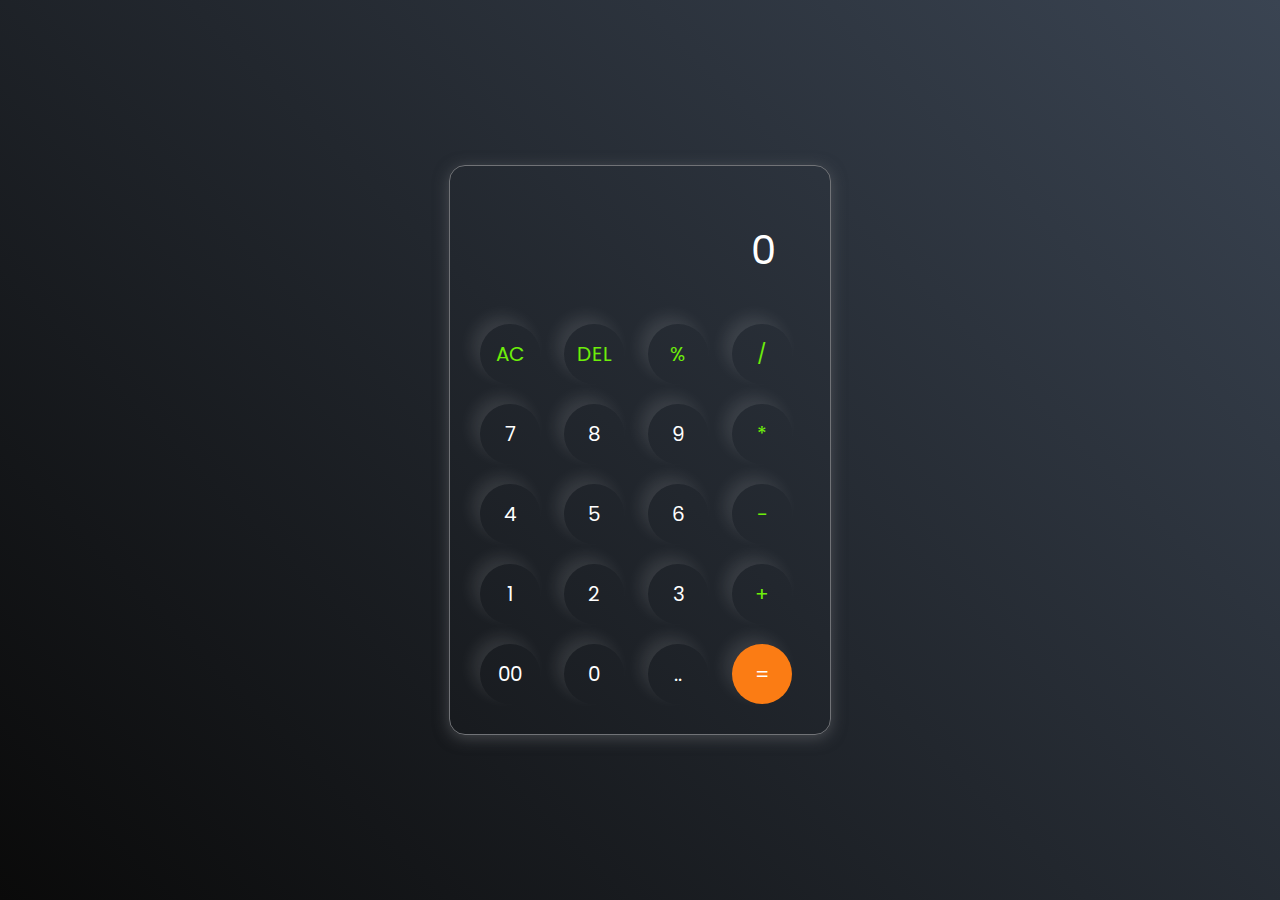
<file: Task 2/index.html>
<!DOCTYPE html>
<html lang="en">
  <head>
    <meta charset="UTF-8" />
    <meta http-equiv="X-UA-Compatible" content="IE=edge" />
    <meta name="viewport" content="width=device-width, initial-scale=1.0" />
    <link rel="stylesheet" href="style.css" />
    <title>Calculator </title>
  </head>
  <body>
    <div class="container">
      <div class="calculator">
        <input type="text" id="inputBox" placeholder="0" />
        <div>
          <button class="button operator">AC</button>
          <button class="button operator">DEL</button>
          <button class="button operator">%</button>
          <button class="button operator">/</button>
        </div>
        <div>
          <button class="button">7</button>
          <button class="button">8</button>
          <button class="button">9</button>
          <button class="button operator">*</button>
        </div>
        <div>
          <button class="button">4</button>
          <button class="button">5</button>
          <button class="button">6</button>
          <button class="button operator">-</button>
        </div>
        <div>
          <button class="button">1</button>
          <button class="button">2</button>
          <button class="button">3</button>
          <button class="button operator">+</button>
        </div>

        <div>
          <button class="button">00</button>
          <button class="button">0</button>
          <button class="button">.. </button>
          <button class="button equalBtn">=</button>
        </div>
      </div>
    </div>

    <script src="scriipt.js"></script>
  </body>
</html>
</file>
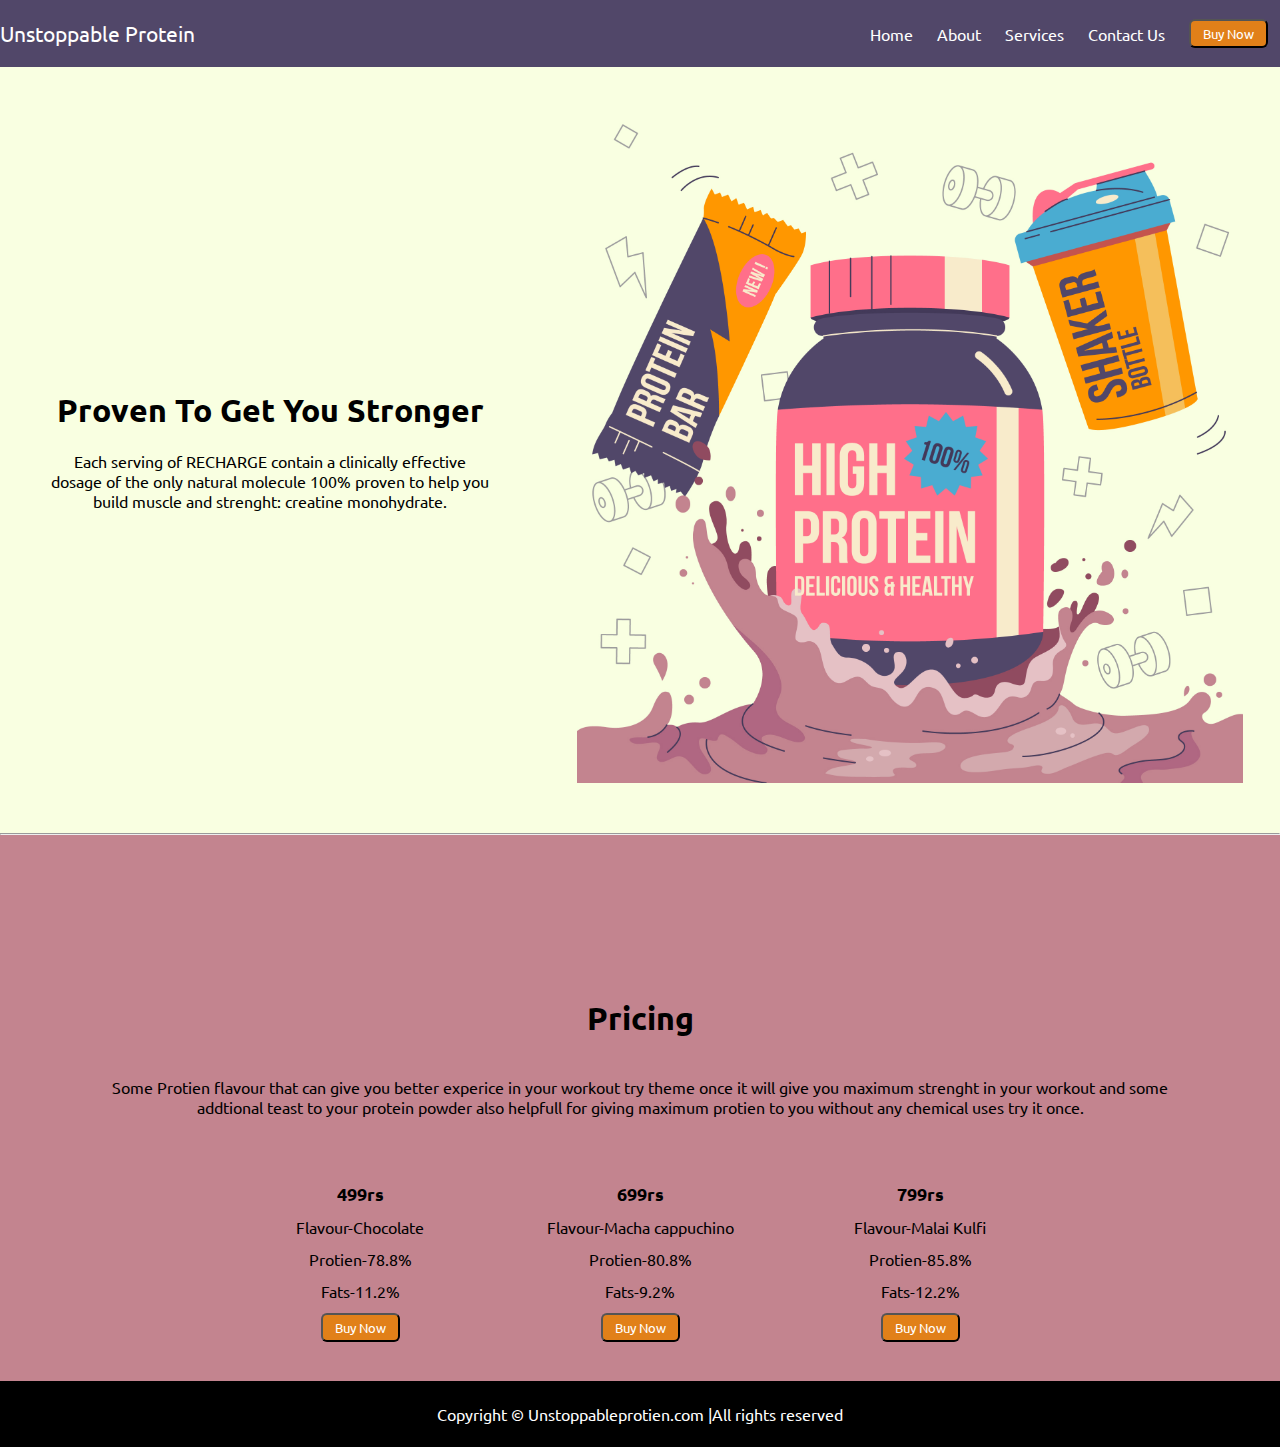
<file: Task1/index.html>
<!DOCTYPE html>
<html lang="en">
<head>
    <meta charset="UTF-8">
    <meta name="viewport" content="width=device-width, initial-scale=1.0">
    <title>Unstoppable Protein- The Best Protien</title>
    <link rel="stylesheet" href="style.css">
    <link rel="stylesheet" href="utils.css">
</head>
<body>
     <div class="container ex-auto  ">
        
        <header>
            <nav class="flex flex-wrapping justify-between container background-colour ">
                <div class="logo font bold flex item-centre text-blue">Unstoppable Protein</div>
                <ul class="navbar flex item-centre container text-blue ">
                    <li>Home</li>
                    <li>About</li>
                    <li>Services</li>
                    <li>Contact Us </li>
                    <li ><button class="btn container">Buy Now</button></li>
                </ul>
            </nav>
            <section></section>
        
        </header>
        <main class="min-h-screen  ">
            <section class="section1 container bg-red">
                <div class="flex container">
                <div class="topleft flex  flex-col justify-center px-2 flex-wrapping container">
                    <h1 class="my-1 text-center container">Proven To Get You Stronger </h1>
                    <p class="text-center container para">Each serving of RECHARGE contain a clinically effective dosage of the only natural molecule 100% proven to help you build muscle and strenght: creatine monohydrate.</p>
                </div>
                <div class="topright justify-center flex-wrapping container">
                    <img class="gymimg container" src="8414523.jpg" alt="">
                </div>
                </div>
            </section>
            <hr>
            <section class="section2 container bg-red1">
                <h1 class="text-center my2 container">Pricing</h1>
                <p class="my1 container ">Some Protien flavour that can give you better experice in your workout try theme once it will give you maximum strenght in your workout and some addtional teast to your protein powder also helpfull for giving maximum protien to you without any chemical uses try it once. </p>
                <div class="boxes flex justify-center container">
                    <div class="box container">
                        <h2 class="highlighted container">499rs</h2>
                        <ul>
                            <li >Flavour-Chocolate</li>
                            <li>Protien-78.8%</li>
                            <li>Fats-11.2%</li>
                            <li><button class="btn container">Buy Now</button></li>
                        </ul>
                        </div>
                        <div class="box container">
                        <h2 class="highlighted container">699rs</h2>
                        <ul>
                            <li>Flavour-Macha cappuchino</li>
                            <li>Protien-80.8%</li>
                            <li>Fats-9.2%</li>
                            <li><button class="btn container">Buy Now</button></li>
                        </ul>
                        </div>
                        <div class="box container">
                        <h2 class="highlighted container">799rs</h2>
                        <ul>
                            <li>Flavour-Malai Kulfi</li>
                            <li>Protien-85.8%</li>
                            <li>Fats-12.2%</li>
                            <li><button class="btn container">Buy Now</button></li>
                        </ul>
                    </div>
               
            </section>
           
        </main>
        <footer class="bg-footer r">Copyright &copy; Unstoppableprotien.com |All rights reserved </footer>
     </div>
    
</body>
</html>
</file>
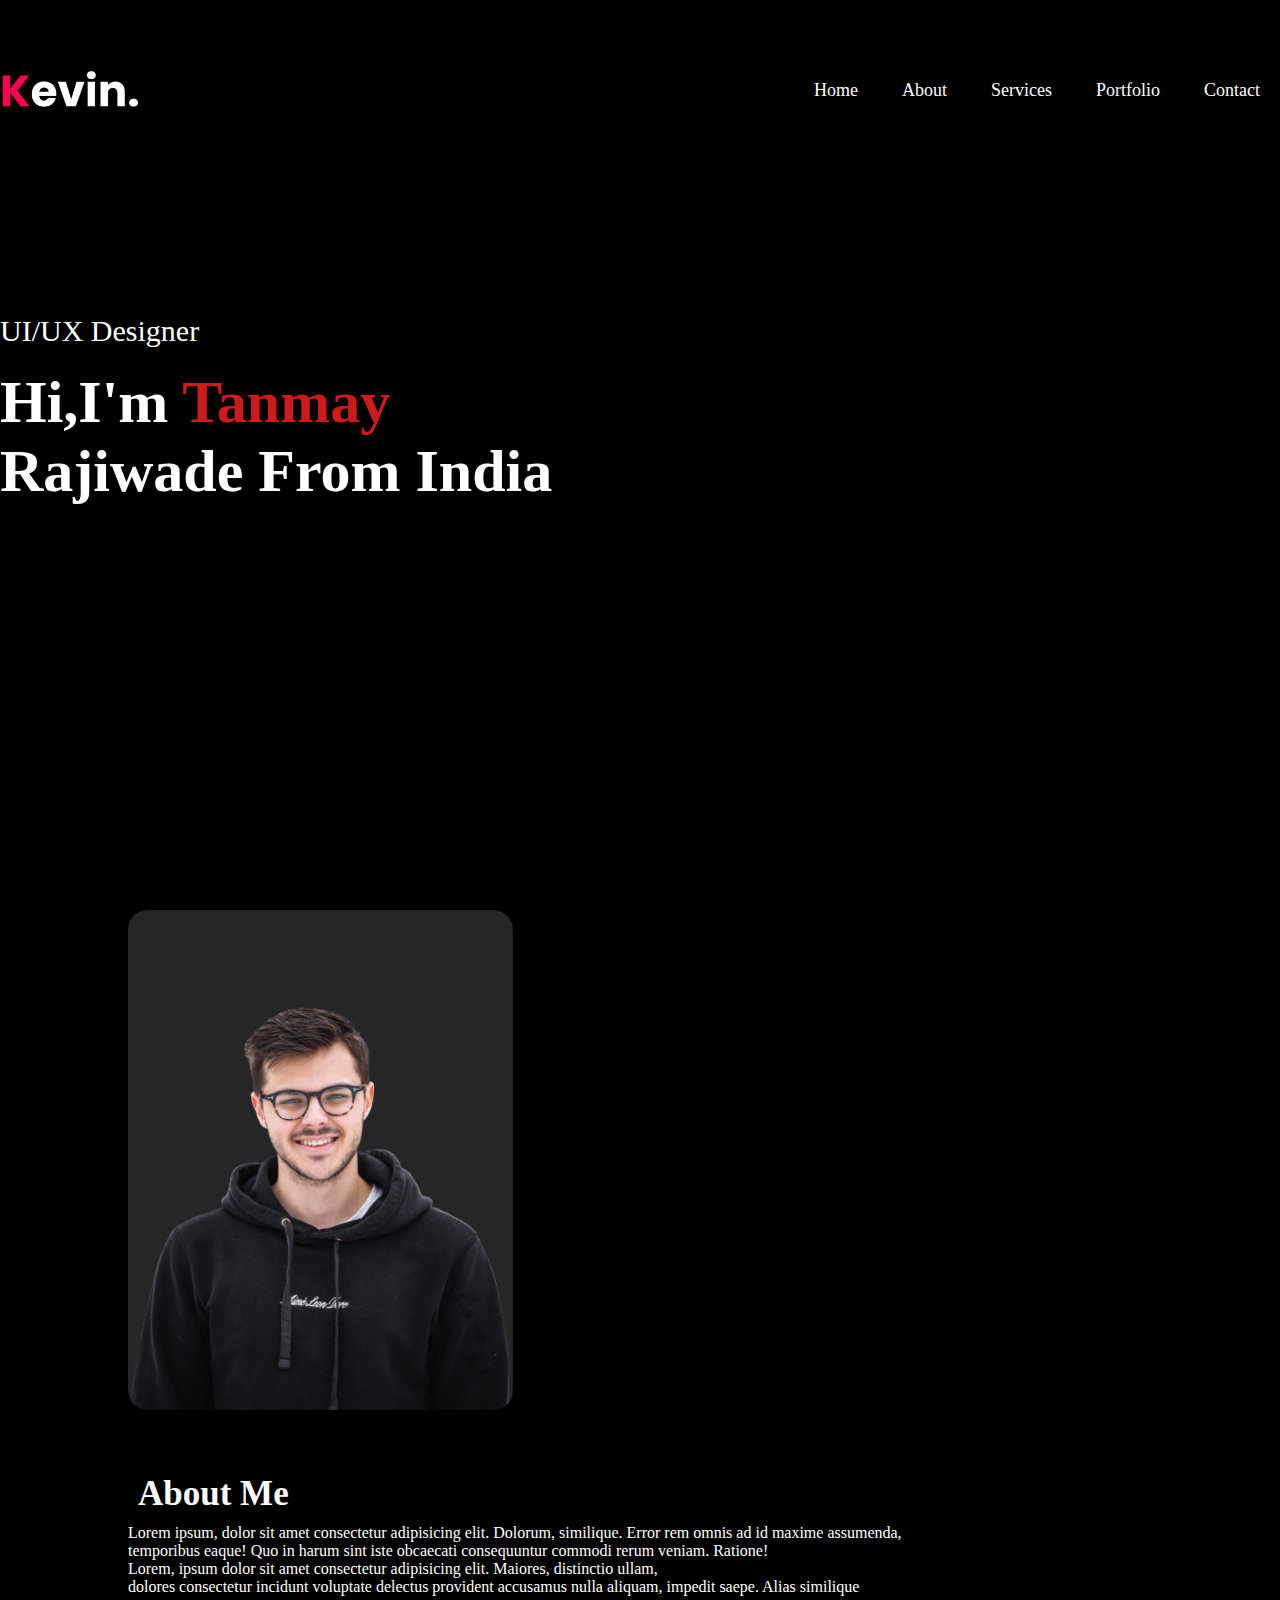
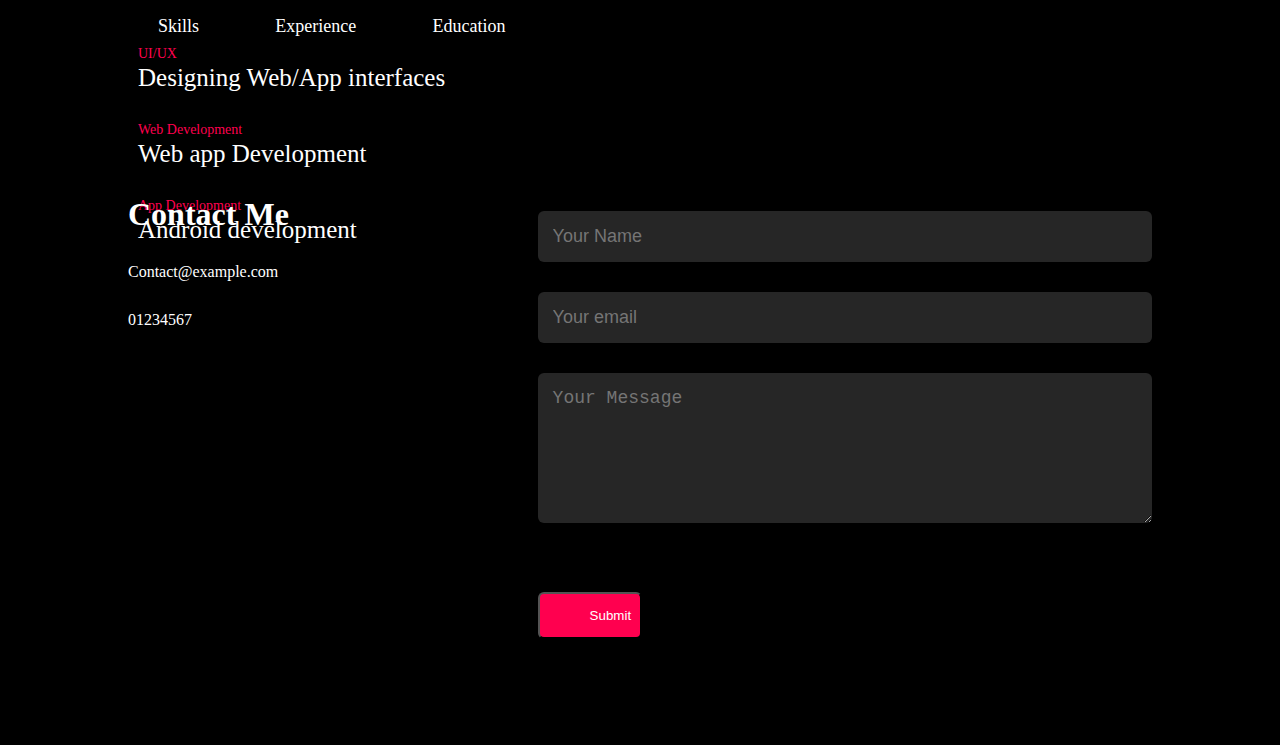
<file: task 3/main.html>
<!DOCTYPE html>
<html lang="en">
<head>
    <meta charset="UTF-8">
    <meta name="viewport" content="width=device-width, initial-scale=1.0">
    <title>Personal Portfolio</title>
    <link rel="stylesheet" href="style.css">
</head>
<body>
   <div
   id="header">
      
            <div  class="container"></div>
            <nav >
                <img src="logo.png" class="logo">
          <ul>
            <li><a href="#">Home</a></li>
            <li><a href="#">About</a></li>
            <li><a href="#">Services</a></li>
            <li><a href="#">Portfolio</a></li>
            <li><a href="#">Contact</a></li>
          </ul>
        </nav>
        <div class="header-text">
<p>UI/UX Designer</p>
<h1>Hi,I'm <span>Tanmay</span> <br>Rajiwade From India</br> </h1>
        </div>
        </div>
    </div>
</div>
<div class="container row ">
    <section class="left-section">
        <img src="user.png" alt="" class="img">
      
    </section>

    <section class="right-section">
        <h1 >About Me</h1>
        <p >Lorem ipsum, dolor sit amet consectetur adipisicing elit. Dolorum, similique. Error rem omnis ad id maxime assumenda, <br>temporibus eaque! Quo in harum sint iste obcaecati consequuntur commodi rerum veniam. Ratione!</br>Lorem, ipsum dolor sit amet consectetur adipisicing elit. Maiores, distinctio ullam,<br> dolores consectetur incidunt voluptate delectus provident accusamus nulla aliquam, impedit saepe. Alias similique </p>
        <ul >
            <li class="tab-links active-links" onclick="opentab(Skills)"><a href="#">Skills</a></li>
            <li class="tab-links active-links"onclick="opentab(Experience)"><a href="#">Experience</a></li>
            <li class="tab-links active-links" onclick="opentab(Education)"><a href="#">Education</a></li>
            
          </ul>
          <div class="tab-contents active-tab" id="Skils">
            <ul>
                <li><span>UI/UX</span><br>Designing Web/App interfaces</li>
                <br>
                <li><span>Web Development</span><br>Web app Development</li>
                <br>
                <li><span>App Development</span><br>Android development</li>
            </ul>
          </div>
            <div class="tab-contents  " id="Experience" >
          <ul>
            <li><span>2023-Current</span><br>WEB Developer</li>
            <br>
            <li><span>2022-23<span><br>Working on Website</li>
            <br>
            <li><span>2021-22</span><br>Web Project</li>
        </ul>
        </div>
        <div class="tab-contents  " id="Education" >
      <ul>
        <li><span>2023-Current</span><br> Dr.D.Y.Patil</li>
        <br>
        <li><span>2020</span><br>Hsc From Ashok collage Pune</li>
        <br>
        <li><span>2018</span><br>Ssc From Waghire highschool saswad</li>
    </ul>
  </div>

    </section>

    

</div >
<div id="contact" class="margin">
  <div class="container">
    <div class="row">
      <div class="contact-left">
        <h1 class="sub-title">Contact Me</h1>
        <p>Contact@example.com</p>
        <p>01234567</p>
      </div>
      <div class="contact-right">
        <form action="">
          <input type="text" name="name" placeholder="Your Name" required> 
          <input type="Email" name="email"placeholder="Your email" required>
         <textarea name="Message" rows="6" placeholder="Your Message"></textarea>
        <button type="submit" class="btn btn2">Submit</button>
        </form>
      </div> 
    </div>
  </div>
</div>

<script>
    var tablink= document.getElementsByClassName("tab-links");
    var tabcontent= document.getElementsByClassName("tab-contents");

    function opentab(tabname){
        for(tablink of tablinks){
            tablink.classlist.remove("active-link");
        }
        for(tablink of tabcontents){
            tabcontents.classlist.remove("active-tab");
        }
        event.currentTarget.classlist.add("active-link");
        document.getElementById(tabname).classList.add("active-tab")
    }
</script>
    
</body>
</html>
</file>
<file: Task 2/style.css>
@import url('https://fonts.googleapis.com/css2?family=Poppins:wght@500&display=swap');

*{
    margin: 0;
    padding: 0;
    box-sizing: border-box;
    font-family: 'Poppins', sans-serif;
}

body{
    width: 100%;
    height: 100vh;
    display: flex;
    justify-content: center;
    align-items: center;
    background: linear-gradient(45deg, #0a0a0a, #3a4452);
}

.calculator{
    border: 1px solid #717377;
    padding: 20px;
    border-radius: 16px;
    background: transparent;
    box-shadow: 0px 3px 15px rgba(113, 115, 119, 0.5);

}

input{
    width: 320px;
    border: none;
    padding: 24px;
    margin: 10px;
    background: transparent;
    box-shadow: 0px 3px 15px rgbs(84, 84, 84, 0.1);
    font-size: 40px;
    text-align: right;
    cursor: pointer;
    color: #ffffff;
}

input::placeholder{
    color: #ffffff;
}

button{
    border: none;
    width: 60px;
    height: 60px;
    margin: 10px;
    border-radius: 50%;
    background: transparent;
    color: #ffffff;
    font-size: 20px;
    box-shadow: -8px -8px 15px rgba(255, 255, 255, 0.1);
    cursor: pointer;
}

.equalBtn{
    background-color: #fb7c14;
}

.operator{
    color: #6dee0a;
}
</file>
<file: Task1/style.css>
@import url('https://fonts.googleapis.com/css2?family=Ubuntu:wght@300&display=swap');

*{
    margin: 0;
    padding: 0;
}
.container{
    max-width: 100vw;
    font-family: 'ubuntu', sans-serif;

}


.navbar{
    display: flex;
    height: 67px; 
}
.navbar li{
    list-style: none;
    margin:0 12px;
}
.topleft{
    width: 50%;
    padding: 50px;

}

.topright{
    width: 50%;
padding: 50px;
}
.section1{
   max-height: 100vh;
}
.section1 h1{
    font-size: 2rem;
}
.btn{
    padding:4px 12px;
    border:2px soild orange ;
    border-radius:6px ;
    color: white;
    background-color: rgb(225, 128, 25);
}
.logo{
    font-size: 1.3rem;
}
.text-center{
    text-align: center;
}
.topright .gymimg{
    width: 666px
}
.section2{
    padding-left: 100px;
    padding-right: 100px;
   padding-top: 150px;
   align-items: center;
}
.section2 h1{
    font-size: 2rem;
}
.section2 p{
    padding: 0 8vm;
    text-align: center;
    padding-top: 25px;
    padding-bottom: 25px;
}
.box{
    padding: 15px 0;
    margin:12px;
    min-width: 20vw;
    border: 2px soild black;
    text-align: center;
   border-radius: 8px;
}
.box ul{
    list-style: none;
}
.box ul li{
    margin:  12px 2px;
}
.highlighted{
    font-size:1.1rem;
    font-weight: bolder;
}
footer{
    padding: 23px;
    text-align: center;
}
.flex-wrapping{
    display: flex;
    flex-wrap: wrap;
    
}
@media (min-width:640px){
.container{
    flex-direction: row;
}
}
@media (max-width:640px)
{
    .container{
        flex-direction: column;
    }
}
 .para{
    padding-top: 20px;
 }
 .background-colour{
    background-color: #514769;
 } 
 .bg-red1{
    background-color: #c3848f;
 }
.bg-footer{
    background-color: black;
    color: white;
}
</file>
<file: Task1/utils.css>
.min-h-screen{
    min-height: 100vh;
}
.bg-red{
    background-color: #f9ffe1;
} 
.mx-auto{
    margin-left: auto;
    margin-right: auto;

}
.flex{
    display: flex;
}
.item-centre{
    align-items: center;
}
.justify-between{
    justify-content: space-between ;
}
.justify-center{
    justify-content: center ;
}
.navbar{
    display: flex;
    height: 67px;
    
}
.navbar li{
    list-style: none;
    margin:0 12px;

}
.font-bold{
    font-weight: bolder;
}
.flex-col{
    flex-direction: column;
}
.my1{
    margin-top:13px;
    margin-bottom: 13px;
   
}
.my2{
    margin-top: 13px;
    margin-bottom: 13px;
}    
.px-2{
    margin-top:13px;
margin-bottom: 13px;
}
.text-blue{
color:  white;
}
</file>
<file: task 3/style.css>
*{
    margin:0;
    padding: 0;
    box-sizing: border-box;
}
body{
    background-color: black;
    color: #fff;
}
#header{
    width: 100%;
    height: 100vh;
    background-image: url();
    background-size: cover;
    background-position: center;
}
.container{
    padding: 10px 10%;
    padding-bottom: 50px;
}
nav{
    display: flex;
    align-items: center;
    justify-content: space-between;
    flex-wrap: wrap;
}
nav ul li{
    display: inline-block;
    list-style: none;
    margin: 10px 20px;

}
nav ul li a{
    color: white;
    text-decoration:none ;
    font-size: 18px;
    position: relative;
}
.logo{
    width: 140px;
}
nav ul li a::after{
    content: '';
    width: 0;
    height: 3px;
    background:rgb(207, 75, 75);
    position: absolute;
    left: 0;
    bottom: -6px;
}
nav ul li a:hover::after{
    width: 50px;
}
.header-text{
    margin-top: 15%;
    font-size: 30px;

}
.header-text h1{
    font-size: 60px;
    margin-top: 20px;
}
.header-text h1 span{
    color: rgb(206, 26, 26);
}

.img
{
    height: 500px;
    border-radius: 20px;
 
}
section ul li{
    display: inline-block;
    list-style: none;
    margin: 10px 20px;
}
.row{
    display: flex;
    justify-content: space-between;
    flex-wrap: wrap;
}
.right-section{
    padding-right: 50px;
    padding-top: 50px;
 
}
section h1{
text-align: left;
font-size: 35px;
padding: 10px;

}

section ul{
    height: 20px;
    font-size: 25px;
    padding: 10px;

}
section ul li{
    display: inline-block;
    list-style: none;
    margin: 10px 20px;

}
section ul li a{
    color: white;
    text-decoration:none ;
    font-size: 18px;
    position: relative;
}

section ul li a::after{
    content: '';
    width: 0;
    height: 3px;
    background:rgb(207, 75, 75);
    position: absolute;
    left: 0;
    bottom: -6px;
}
section ul li a:hover::after{
    width: 50px;
}
.tab-links{
    margin-right: 50px;
    font-size: 18px;
    font-weight: 500;
    cursor: pointer;
    position: relative;
}
.tab-links::after{
    content: '';
    width: 0;
    height: 3px;
    background: #ff004f;
    position: absolute;
    left: 0;
    bottom: -8px;
    transition: 0.5s;
}
.tab-links .active-links::after{
width: 50%;
}
.tab-contents ul li{
list-style: none;
margin: 10px 0;
}
.tab-contents ul li span{
    color: #ff004f;
    font-size: 14px;

}
.tab-contents{
    display: none;
}
.tab-contents.active-tab{
    display: block;
}
.contact-left{
flex-basis: 35%;
}
.contact-right{
    flex-basis: 60%;
    }
    .contact-left p{
        margin-top: 30px;
    }
    .btn.btn2{
        display: inline-block;
        background: #ff004f;
        width: 50px;

    }
    .contact-right form{
        width: 100%;
    }
    form input, form textarea{
        width: 100%;
        border: 0;
        outline: none;
        background: #262626;
        padding: 15px;
        margin: 15px 0;
        color: #fff;
        font-size: 18px;
        border-radius: 6px;

    }
    .btn{
        display: block;
        margin: 50px auto;
        width: fit-content;
        border: 1px soild #ff004f;
        padding: 14px 50px;
        border-radius: 6px;
        text-decoration: none;
        color: #fff;
        transition: background 0.5s;
    }
    .margin{
        margin-top: 100px;
    }
</file>
